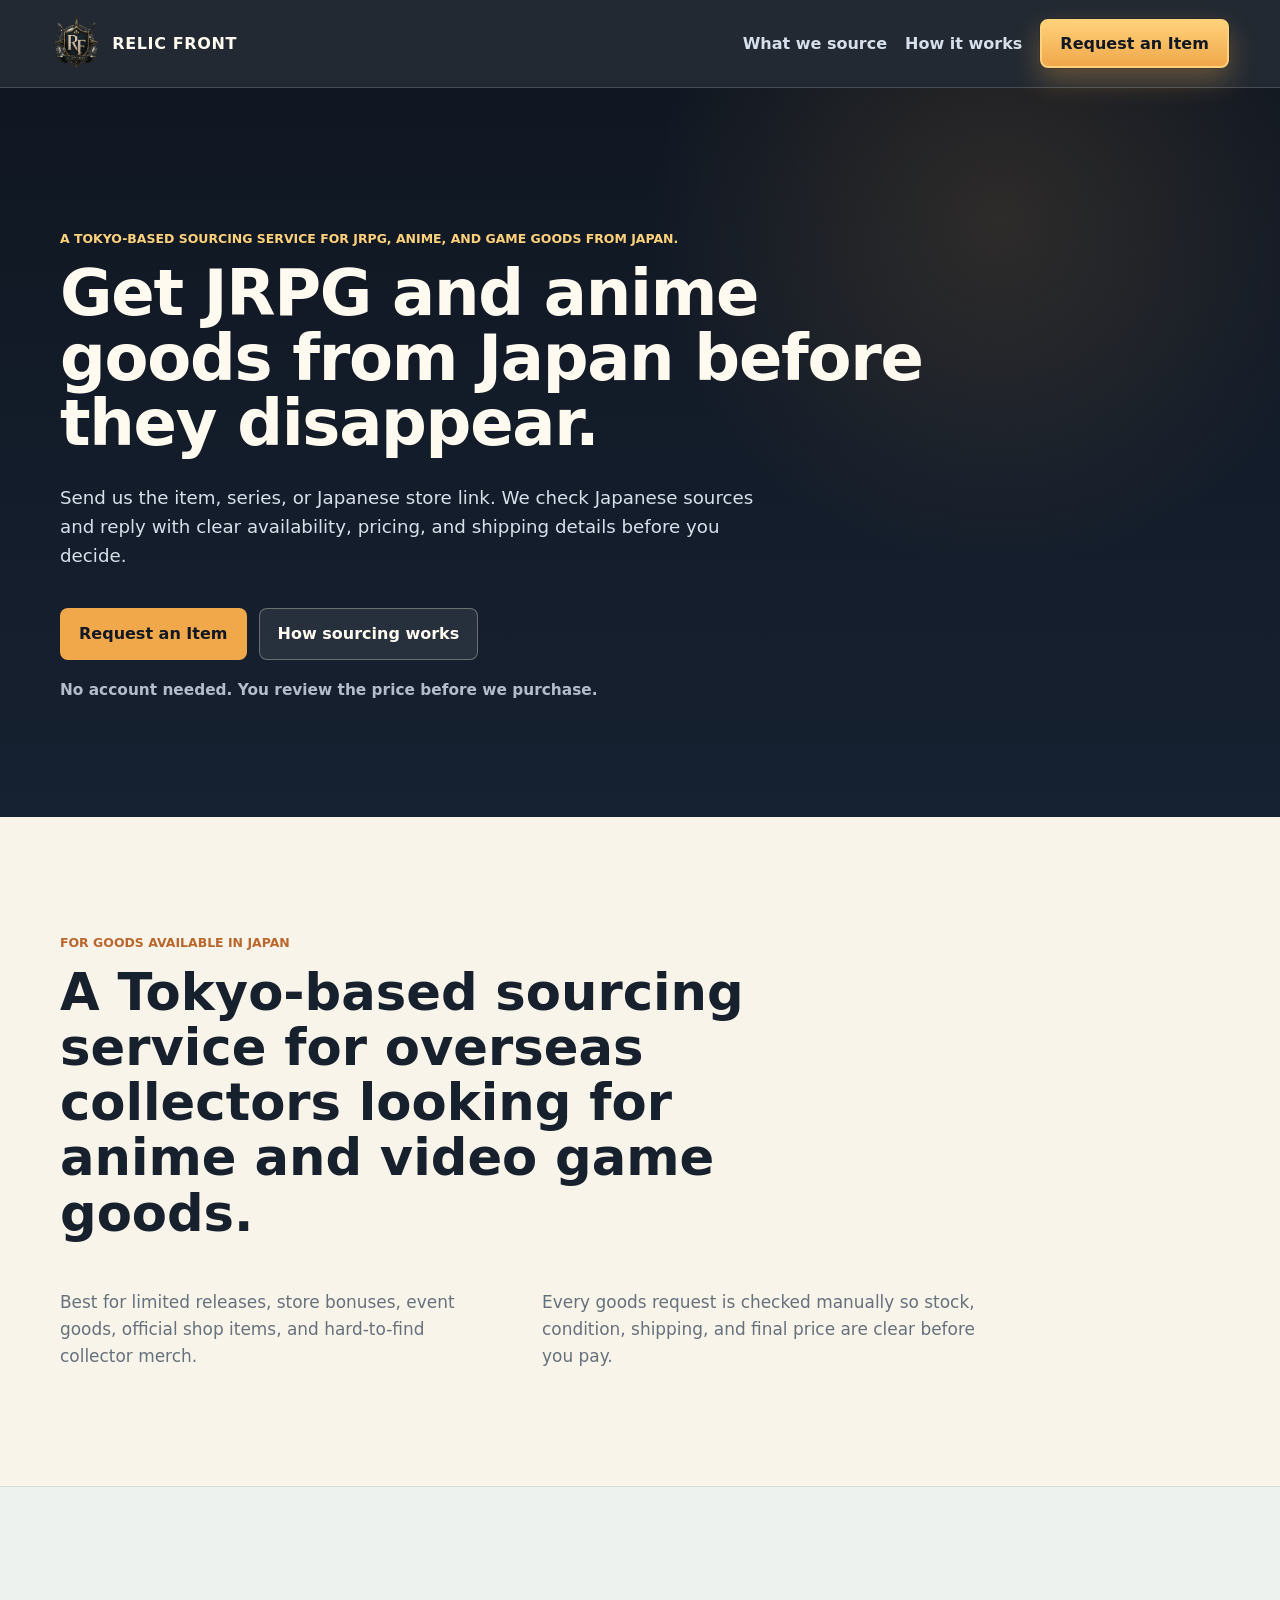
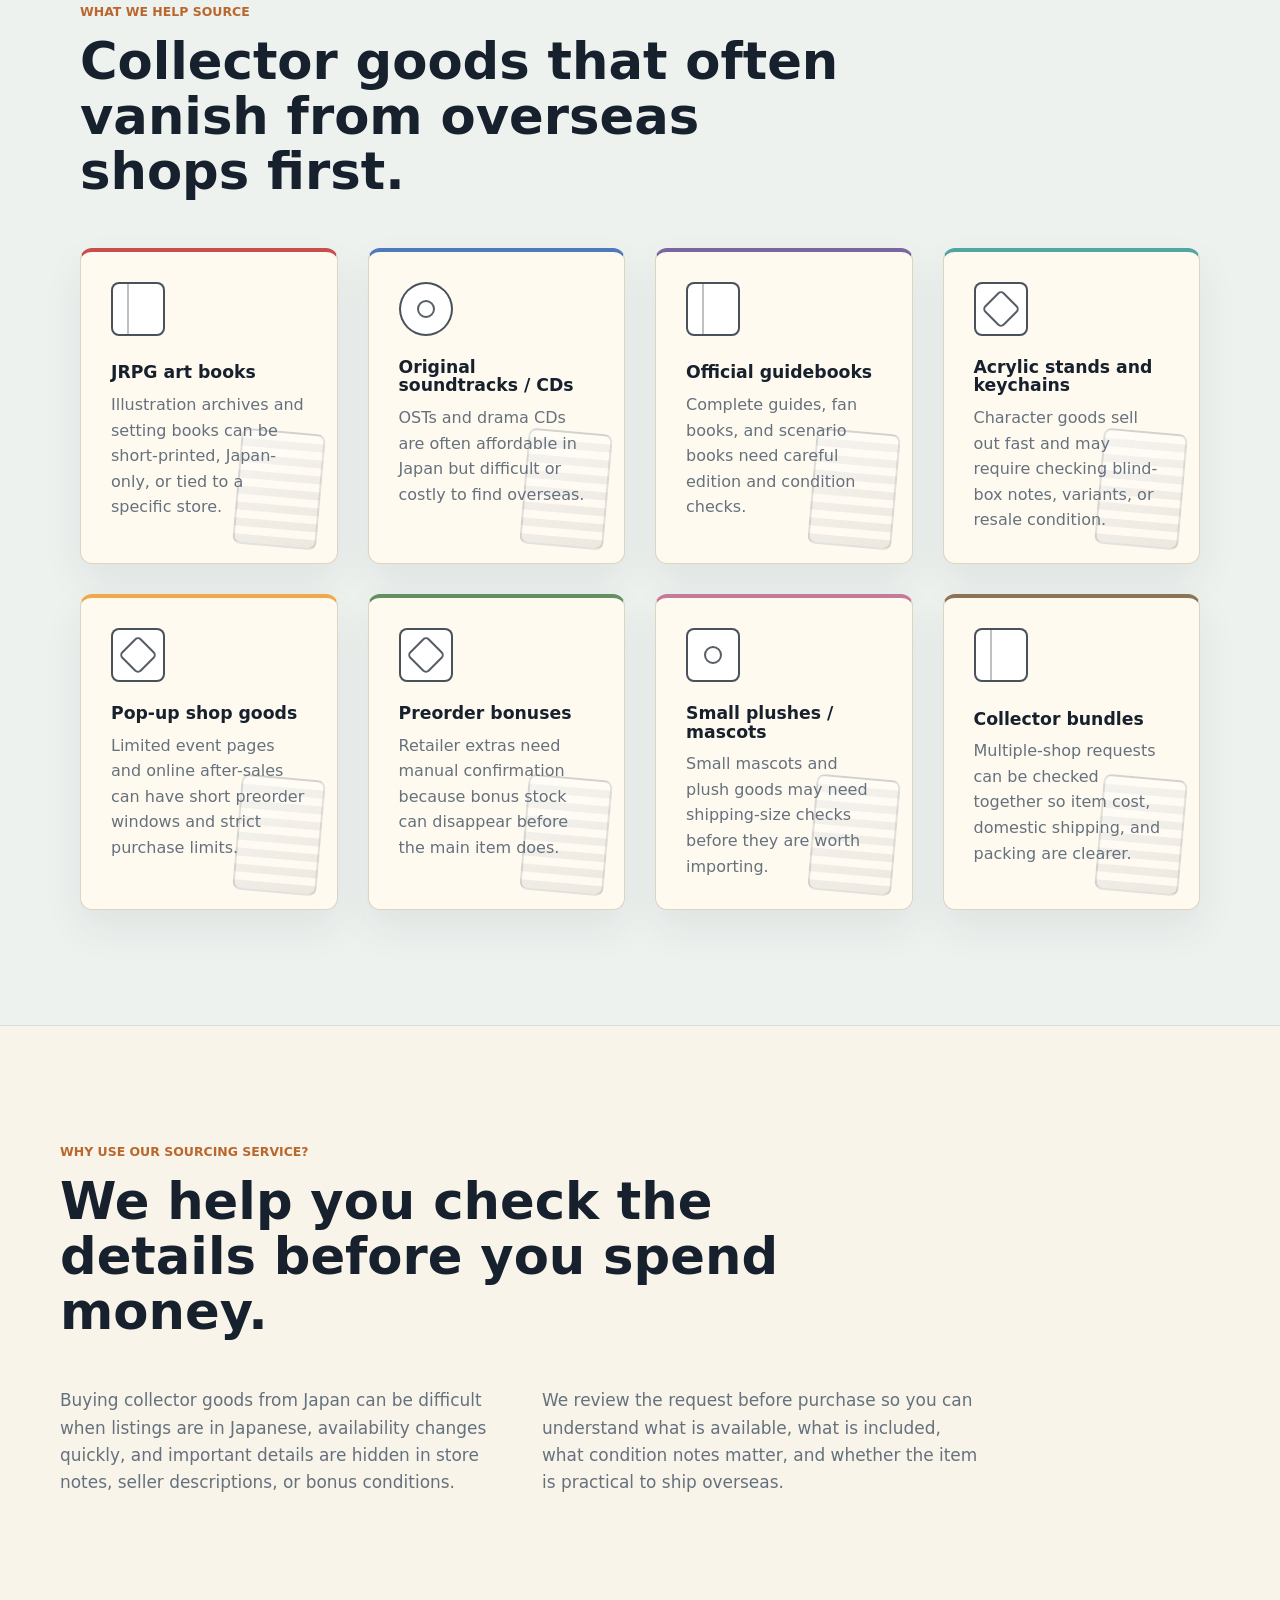
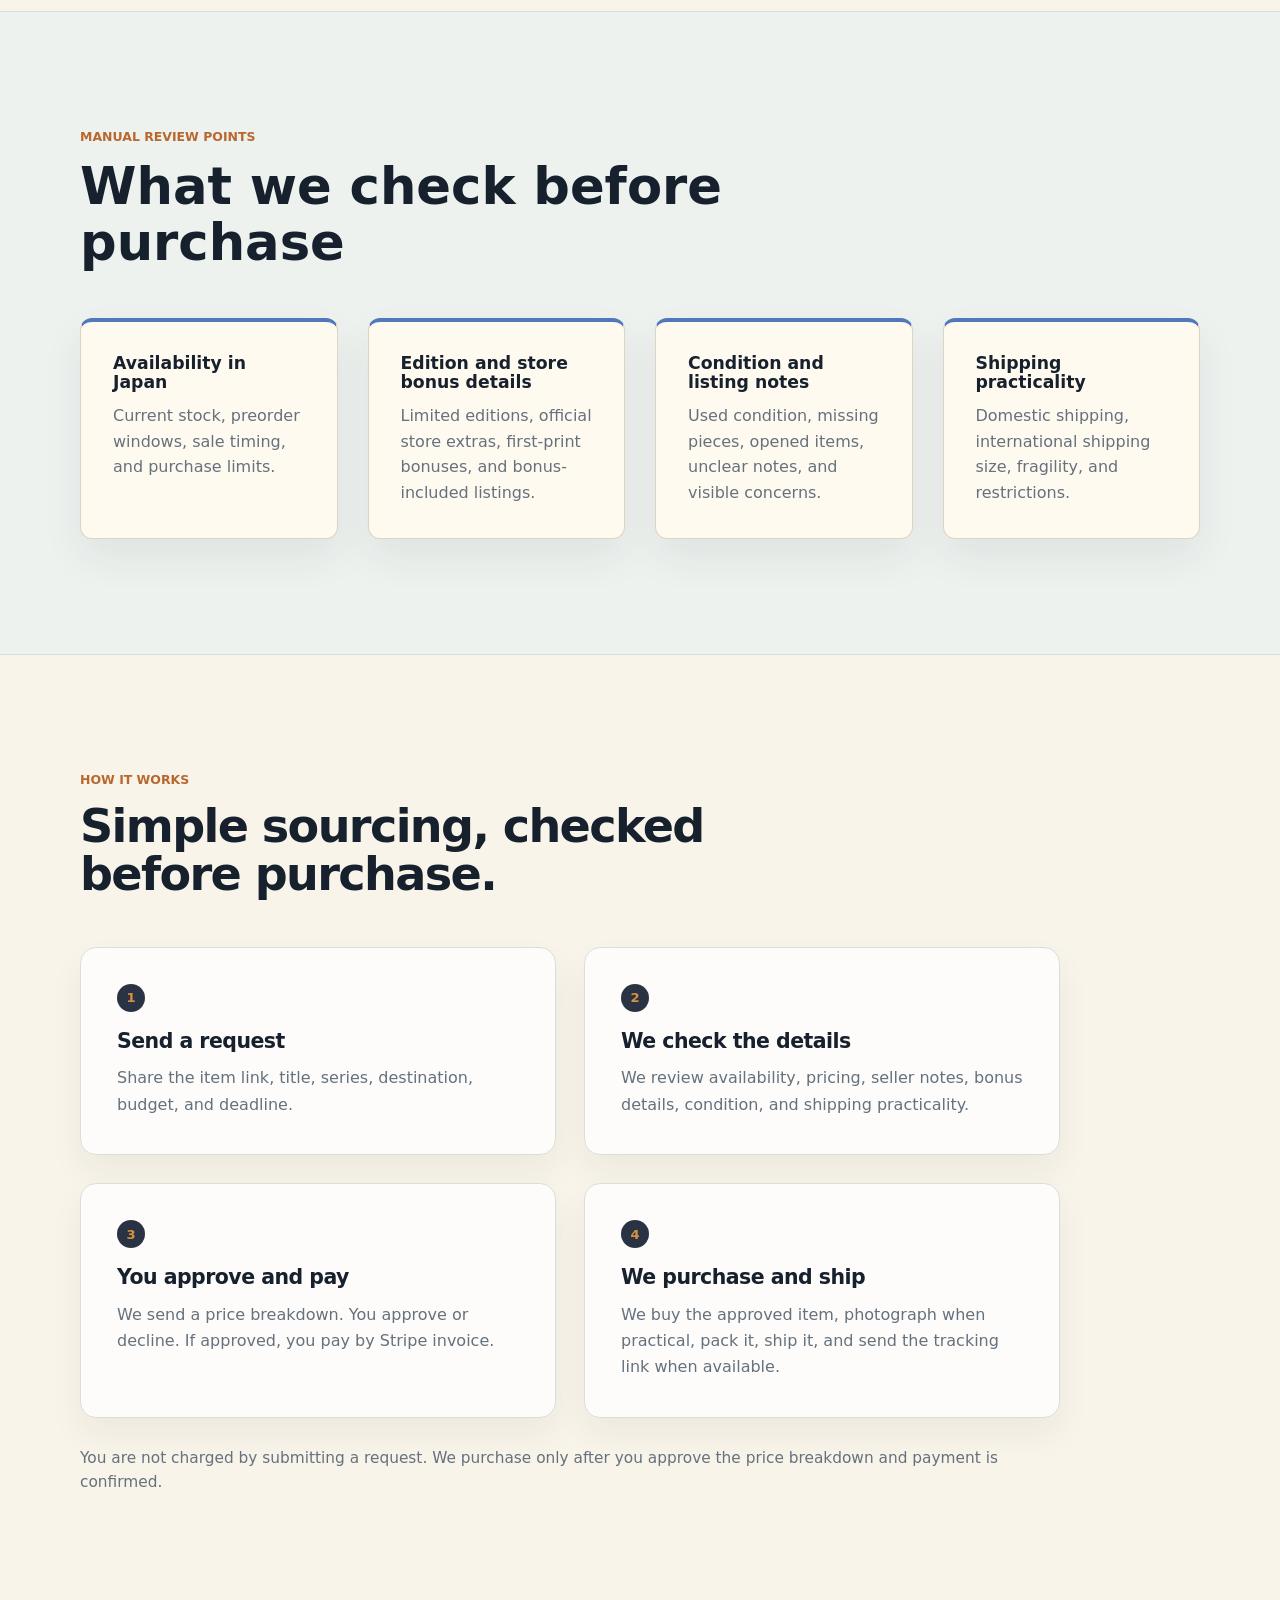
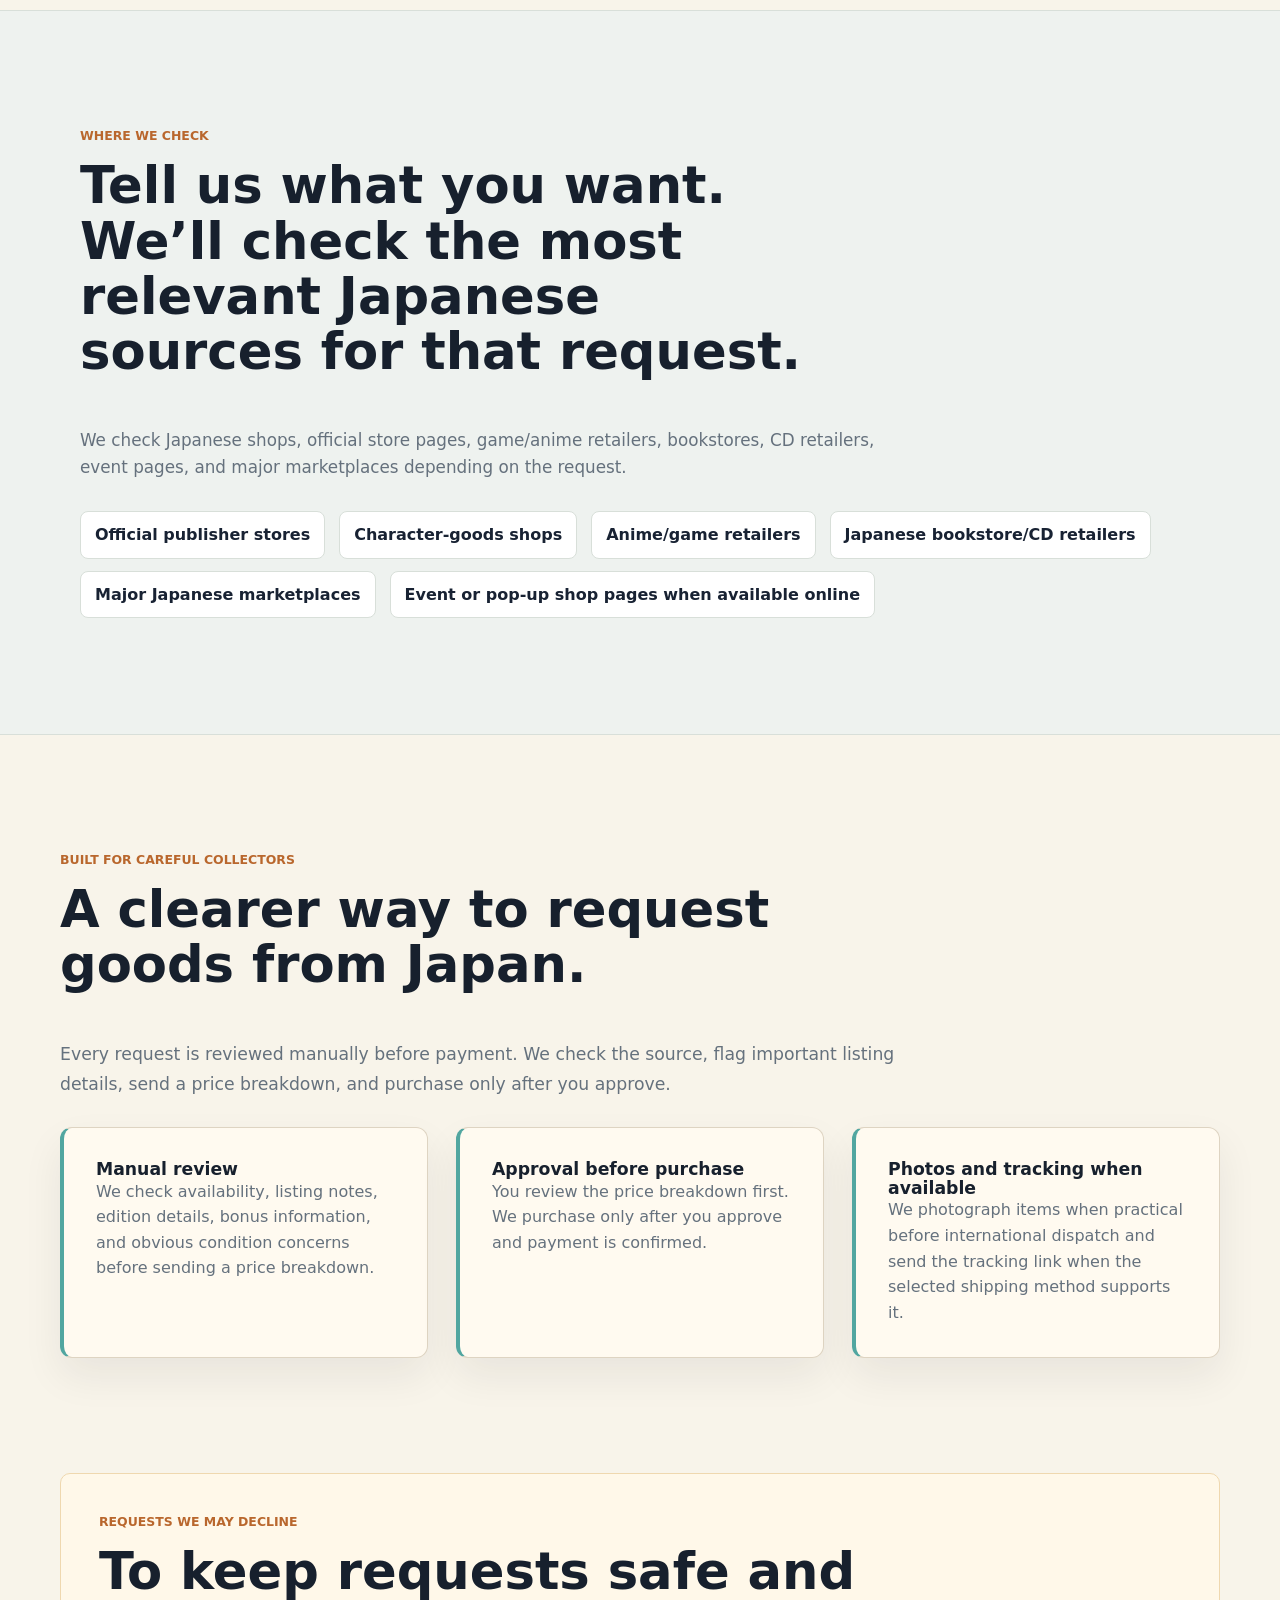
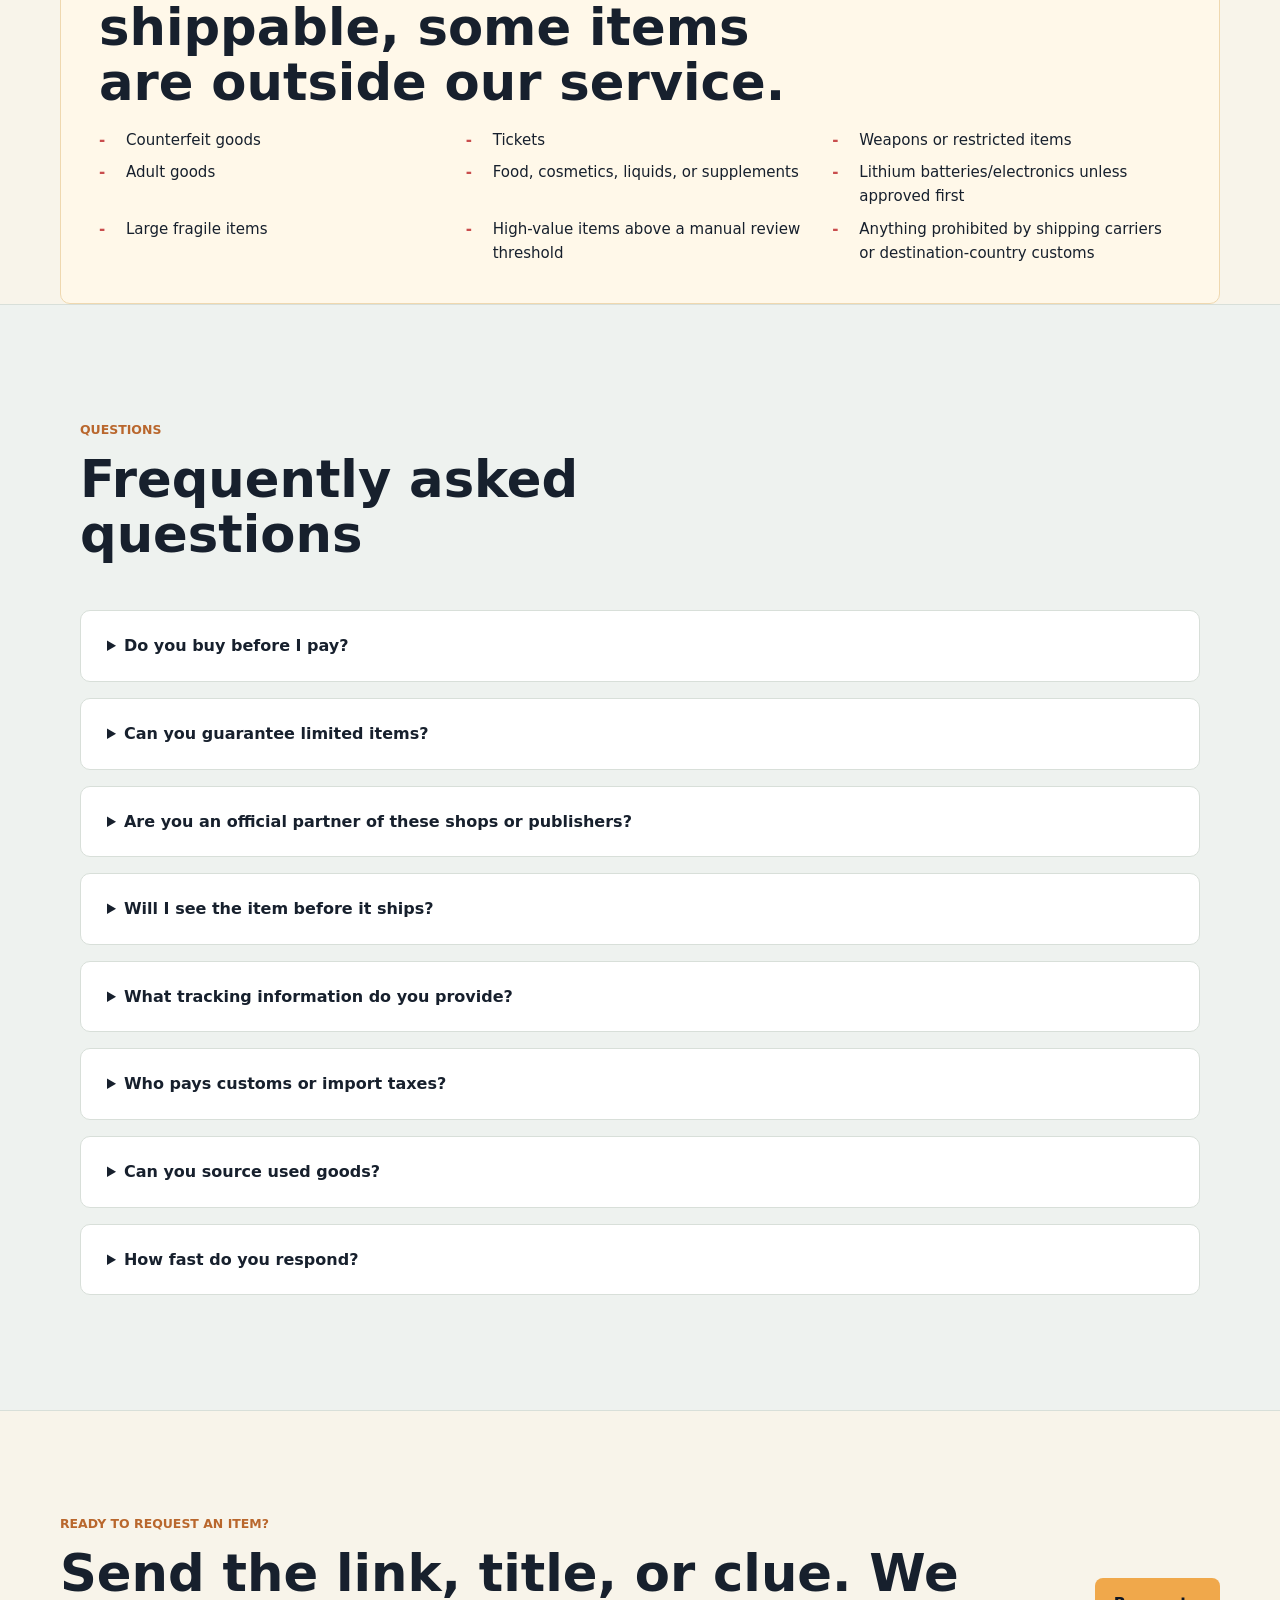
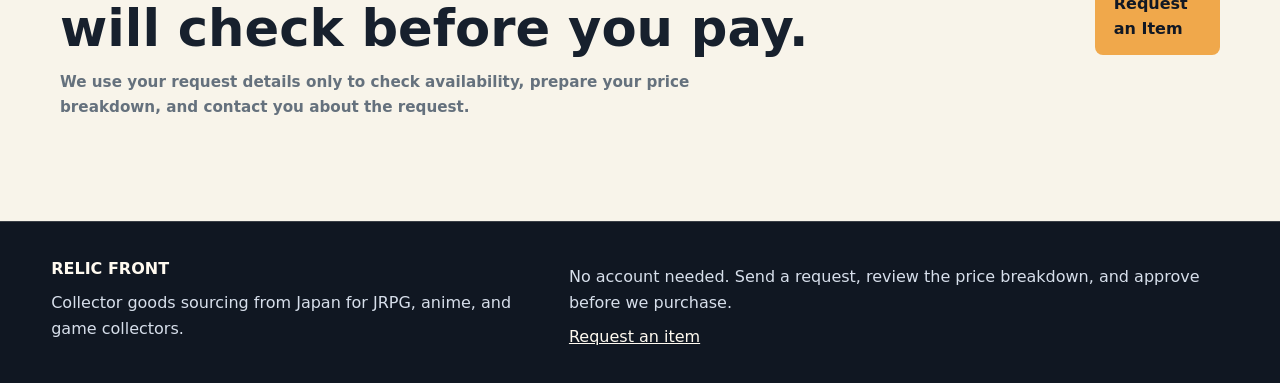
<file: index.html>
<!doctype html>
<html lang="en">
  <head>
    <meta charset="utf-8">
    <meta name="viewport" content="width=device-width, initial-scale=1">
    <meta
      name="description"
      content="Relic Front is a Tokyo-based sourcing service for JRPG, anime, and game goods from Japan. Send a goods request, receive a price breakdown, approve before purchase, and receive a tracking link when available."
    >
    <title>Relic Front | JRPG &amp; Anime Goods Sourcing from Japan</title>
    <link rel="stylesheet" href="styles.css?v=20260622-2">
  </head>
  <body>
    <header class="site-header">
      <a class="brand" href="index.html" aria-label="Relic Front home">
        <img class="brand-mark" src="assets/relic-front-emblem.png" alt="" width="955" height="1064" aria-hidden="true">
        <span>RELIC FRONT</span>
      </a>
      <nav class="site-nav" aria-label="Main navigation">
        <a href="#categories">What we source</a>
        <a href="#how-it-works">How it works</a>
        <a class="nav-cta" href="request.html">Request an Item</a>
      </nav>
    </header>

    <main>
      <section class="hero">
        <div class="hero-content">
          <p class="eyebrow">A Tokyo-based sourcing service for JRPG, anime, and game goods from Japan.</p>
          <h1>Get JRPG and anime goods from Japan before they disappear.</h1>
          <p class="hero-copy">
            Send us the item, series, or Japanese store link. We check Japanese sources and reply
            with clear availability, pricing, and shipping details before you decide.
          </p>
          <div class="hero-actions">
            <a class="button primary" href="request.html">Request an Item</a>
            <a class="button secondary" href="#how-it-works">How sourcing works</a>
          </div>
          <p class="hero-reassurance">No account needed. You review the price before we purchase.</p>
        </div>
      </section>

      <section class="section intro" id="overview">
        <div class="section-heading">
          <p class="eyebrow">For goods available in Japan</p>
          <h2>A Tokyo-based sourcing service for overseas collectors looking for anime and video game goods.</h2>
        </div>
        <div class="text-block">
          <p>
            Best for limited releases, store bonuses, event goods, official shop items, and
            hard-to-find collector merch.
          </p>
          <p>
            Every goods request is checked manually so stock, condition, shipping, and final price
            are clear before you pay.
          </p>
        </div>
      </section>

      <section class="section band" id="categories">
        <div class="section-heading">
          <p class="eyebrow">What we help source</p>
          <h2>Collector goods that often vanish from overseas shops first.</h2>
        </div>
        <div class="category-grid">
          <article class="category-card art-books">
            <span class="item-icon book-icon" aria-hidden="true"></span>
            <h3>JRPG art books</h3>
            <p>Illustration archives and setting books can be short-printed, Japan-only, or tied to a specific store.</p>
          </article>
          <article class="category-card soundtracks">
            <span class="item-icon disc-icon" aria-hidden="true"></span>
            <h3>Original soundtracks / CDs</h3>
            <p>OSTs and drama CDs are often affordable in Japan but difficult or costly to find overseas.</p>
          </article>
          <article class="category-card guidebooks">
            <span class="item-icon guide-icon" aria-hidden="true"></span>
            <h3>Official guidebooks</h3>
            <p>Complete guides, fan books, and scenario books need careful edition and condition checks.</p>
          </article>
          <article class="category-card acrylic">
            <span class="item-icon charm-icon" aria-hidden="true"></span>
            <h3>Acrylic stands and keychains</h3>
            <p>Character goods sell out fast and may require checking blind-box notes, variants, or resale condition.</p>
          </article>
          <article class="category-card popup">
            <span class="item-icon ticket-icon" aria-hidden="true"></span>
            <h3>Pop-up shop goods</h3>
            <p>Limited event pages and online after-sales can have short preorder windows and strict purchase limits.</p>
          </article>
          <article class="category-card bonuses">
            <span class="item-icon badge-icon" aria-hidden="true"></span>
            <h3>Preorder bonuses</h3>
            <p>Retailer extras need manual confirmation because bonus stock can disappear before the main item does.</p>
          </article>
          <article class="category-card plushes">
            <span class="item-icon mascot-icon" aria-hidden="true"></span>
            <h3>Small plushes / mascots</h3>
            <p>Small mascots and plush goods may need shipping-size checks before they are worth importing.</p>
          </article>
          <article class="category-card bundles">
            <span class="item-icon bundle-icon" aria-hidden="true"></span>
            <h3>Collector bundles</h3>
            <p>Multiple-shop requests can be checked together so item cost, domestic shipping, and packing are clearer.</p>
          </article>
        </div>
      </section>

      <section class="section" id="sourcing-service">
        <div class="section-heading">
          <p class="eyebrow">Why use our sourcing service?</p>
          <h2>We help you check the details before you spend money.</h2>
        </div>
        <div class="text-block">
          <p>
            Buying collector goods from Japan can be difficult when listings are in Japanese,
            availability changes quickly, and important details are hidden in store notes, seller
            descriptions, or bonus conditions.
          </p>
          <p>
            We review the request before purchase so you can understand what is available, what is
            included, what condition notes matter, and whether the item is practical to ship overseas.
          </p>
        </div>
      </section>

      <section class="section band" id="what-we-check">
        <div class="section-heading">
          <p class="eyebrow">Manual review points</p>
          <h2>What we check before purchase</h2>
        </div>
        <div class="sourcing-grid">
          <article>
            <h3>Availability in Japan</h3>
            <p>Current stock, preorder windows, sale timing, and purchase limits.</p>
          </article>
          <article>
            <h3>Edition and store bonus details</h3>
            <p>Limited editions, official store extras, first-print bonuses, and bonus-included listings.</p>
          </article>
          <article>
            <h3>Condition and listing notes</h3>
            <p>Used condition, missing pieces, opened items, unclear notes, and visible concerns.</p>
          </article>
          <article>
            <h3>Shipping practicality</h3>
            <p>Domestic shipping, international shipping size, fragility, and restrictions.</p>
          </article>
        </div>
      </section>

      <section class="section" id="how-it-works">
        <div class="section-heading">
          <p class="eyebrow">How it works</p>
          <h2>Simple sourcing, checked before purchase.</h2>
        </div>

        <div class="process-grid" role="list" aria-label="How the sourcing process works">
          <article class="process-card" role="listitem">
            <span class="step-number" aria-hidden="true">1</span>
            <h3>Send a request</h3>
            <p>Share the item link, title, series, destination, budget, and deadline.</p>
          </article>

          <article class="process-card" role="listitem">
            <span class="step-number" aria-hidden="true">2</span>
            <h3>We check the details</h3>
            <p>We review availability, pricing, seller notes, bonus details, condition, and shipping practicality.</p>
          </article>

          <article class="process-card" role="listitem">
            <span class="step-number" aria-hidden="true">3</span>
            <h3>You approve and pay</h3>
            <p>We send a price breakdown. You approve or decline. If approved, you pay by Stripe invoice.</p>
          </article>

          <article class="process-card" role="listitem">
            <span class="step-number" aria-hidden="true">4</span>
            <h3>We purchase and ship</h3>
            <p>We buy the approved item, photograph when practical, pack it, ship it, and send the tracking link when available.</p>
          </article>
        </div>

        <p class="process-note">
          You are not charged by submitting a request. We purchase only after you approve the price breakdown and payment is confirmed.
        </p>
      </section>

      <section class="section band" id="where-we-check">
        <div class="section-heading">
          <p class="eyebrow">Where we check</p>
          <h2>Tell us what you want. We&rsquo;ll check the most relevant Japanese sources for that request.</h2>
        </div>
        <p class="source-note">
          We check Japanese shops, official store pages, game/anime retailers, bookstores, CD
          retailers, event pages, and major marketplaces depending on the request.
        </p>
        <div class="source-list" aria-label="Text-only source examples">
          <span>Official publisher stores</span>
          <span>Character-goods shops</span>
          <span>Anime/game retailers</span>
          <span>Japanese bookstore/CD retailers</span>
          <span>Major Japanese marketplaces</span>
          <span>Event or pop-up shop pages when available online</span>
        </div>
      </section>

      <section class="section" id="trust">
        <div class="section-heading">
          <p class="eyebrow">Built for careful collectors</p>
          <h2>A clearer way to request goods from Japan.</h2>
        </div>
        <div class="trust-feature">
          <p>
            Every request is reviewed manually before payment. We check the source, flag important
            listing details, send a price breakdown, and purchase only after you approve.
          </p>
        </div>
        <div class="trust-grid compact-trust-grid">
          <article>
            <h3>Manual review</h3>
            <p>We check availability, listing notes, edition details, bonus information, and obvious condition concerns before sending a price breakdown.</p>
          </article>

          <article>
            <h3>Approval before purchase</h3>
            <p>You review the price breakdown first. We purchase only after you approve and payment is confirmed.</p>
          </article>

          <article>
            <h3>Photos and tracking when available</h3>
            <p>We photograph items when practical before international dispatch and send the tracking link when the selected shipping method supports it.</p>
          </article>
        </div>
      </section>

      <section class="section risk-section" id="not-source">
        <div class="section-heading compact">
          <p class="eyebrow">Requests we may decline</p>
          <h2>To keep requests safe and shippable, some items are outside our service.</h2>
        </div>
        <ul class="x-list">
          <li>Counterfeit goods</li>
          <li>Tickets</li>
          <li>Weapons or restricted items</li>
          <li>Adult goods</li>
          <li>Food, cosmetics, liquids, or supplements</li>
          <li>Lithium batteries/electronics unless approved first</li>
          <li>Large fragile items</li>
          <li>High-value items above a manual review threshold</li>
          <li>Anything prohibited by shipping carriers or destination-country customs</li>
        </ul>
      </section>

      <section class="section band" id="faq">
        <div class="section-heading">
          <p class="eyebrow">Questions</p>
          <h2>Frequently asked questions</h2>
        </div>
        <div class="faq-list">
          <details>
            <summary>Do you buy before I pay?</summary>
            <p>No. You approve before we buy. We purchase only after you approve the price breakdown and pay the Stripe invoice.</p>
          </details>
          <details>
            <summary>Can you guarantee limited items?</summary>
            <p>No. Availability and pricing can change quickly. We prepare the price breakdown based on availability at the time we check.</p>
          </details>
          <details>
            <summary>Are you an official partner of these shops or publishers?</summary>
            <p>No. We are an independent Tokyo-based sourcing service.</p>
          </details>
          <details>
            <summary>Will I see the item before it ships?</summary>
            <p>When practical, yes. We send photos before international dispatch.</p>
          </details>
          <details>
            <summary>What tracking information do you provide?</summary>
            <p>After dispatch, we send the carrier name, tracking number, and tracking link when the selected shipping method supports tracking. Delivery timing, customs processing, and local carrier handling depend on the destination country and carrier.</p>
          </details>
          <details>
            <summary>Who pays customs or import taxes?</summary>
            <p>Destination-country import duties, customs clearance fees, VAT/GST, tariffs, and local taxes are not included unless explicitly stated. If charged, they are the buyer&rsquo;s responsibility and may be collected by the carrier or local customs authority before or after delivery.</p>
          </details>
          <details>
            <summary>Can you source used goods?</summary>
            <p>New and official goods from Japan are preferred. Used goods may require extra review and may not always be available.</p>
          </details>
          <details>
            <summary>How fast do you respond?</summary>
            <p>Usually within 24-48 hours on business days.</p>
          </details>
        </div>
      </section>

      <section class="cta-section">
        <div>
          <p class="eyebrow">Ready to request an item?</p>
          <h2>Send the link, title, or clue. We will check before you pay.</h2>
          <p class="privacy-note">
            We use your request details only to check availability, prepare your price breakdown, and contact
            you about the request.
          </p>
        </div>
        <a class="button primary" href="request.html">Request an Item</a>
      </section>
    </main>

    <footer class="site-footer">
      <div>
        <strong>RELIC FRONT</strong>
        <p>Collector goods sourcing from Japan for JRPG, anime, and game collectors.</p>
      </div>
      <div>
        <p>No account needed. Send a request, review the price breakdown, and approve before we purchase.</p>
        <p><a href="request.html">Request an item</a></p>
      </div>
    </footer>
  </body>
</html>
</file>
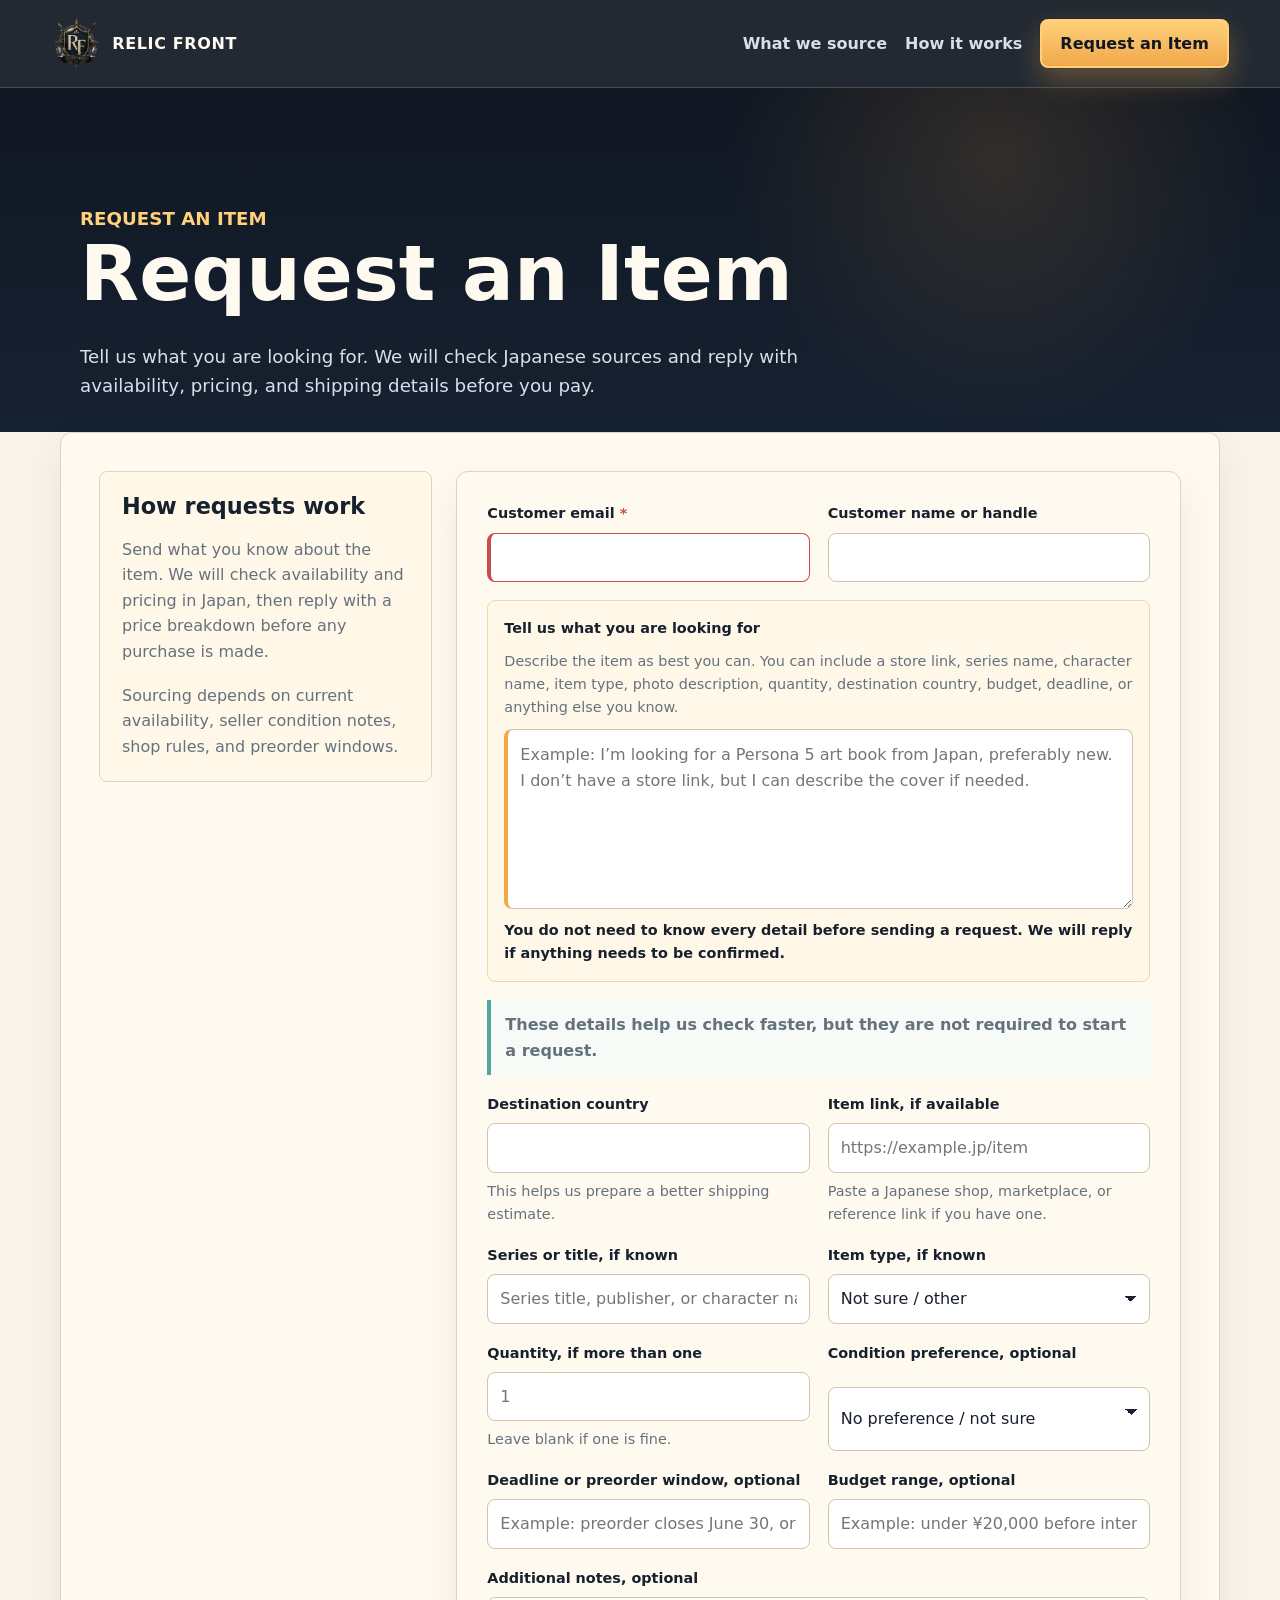
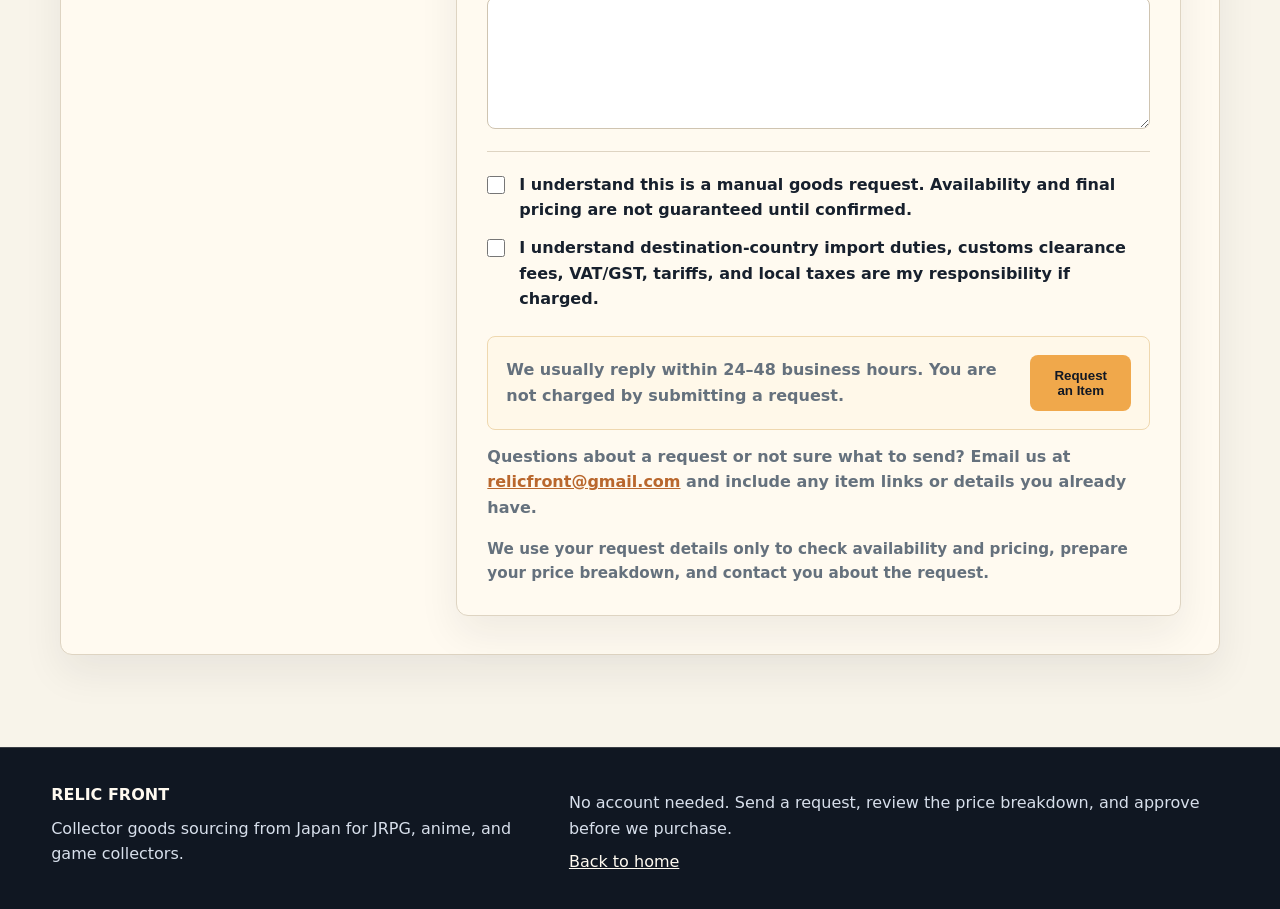
<file: request.html>
<!doctype html>
<html lang="en">
  <head>
    <meta charset="utf-8">
    <meta name="viewport" content="width=device-width, initial-scale=1">
    <meta
      name="description"
      content="Send a goods request for items from Japan. We check Japanese sources and reply with availability, pricing, and shipping details before you pay."
    >
    <title>Request an Item | JRPG &amp; Anime Goods from Japan</title>
    <link rel="stylesheet" href="styles.css?v=20260622-2">
  </head>
  <body>
    <header class="site-header">
      <a class="brand" href="index.html" aria-label="Relic Front home">
        <img class="brand-mark" src="assets/relic-front-emblem.png" alt="" width="955" height="1064" aria-hidden="true">
        <span>RELIC FRONT</span>
      </a>
      <nav class="site-nav" aria-label="Main navigation">
        <a href="index.html#categories">What we source</a>
        <a href="index.html#how-it-works">How it works</a>
        <a class="nav-cta" href="request.html">Request an Item</a>
      </nav>
    </header>

    <main>
      <section class="page-title">
        <p class="eyebrow">Request an Item</p>
        <h1>Request an Item</h1>
        <p>
          Tell us what you are looking for. We will check Japanese sources and reply with
          availability, pricing, and shipping details before you pay.
        </p>
      </section>

      <section class="form-shell" id="quote-form">
        <div class="request-layout">
          <aside class="request-guidance" aria-labelledby="request-process">
            <h2 id="request-process">How requests work</h2>
            <p>
              Send what you know about the item. We will check availability and pricing in
              Japan, then reply with a price breakdown before any purchase is made.
            </p>
            <p>
              Sourcing depends on current availability, seller condition notes, shop rules,
              and preorder windows.
            </p>
          </aside>

          <form
            class="quote-form"
            id="quote-request-form"
            action="https://formspree.io/f/mnjyrnjg"
            method="POST"
          >
            <input type="hidden" name="_subject" value="New Japan Goods Request">
            <div class="form-status" id="quote-form-status" role="status" aria-live="polite" hidden></div>

            <!-- Anti-spam honeypot: real customers should leave this field empty. -->
            <div class="honeypot" aria-hidden="true">
              <label for="website">Website</label>
              <input id="website" name="website" type="text" tabindex="-1" autocomplete="off">
            </div>

            <div class="form-grid">
              <div class="form-field">
                <label for="customer_email">Customer email <span aria-hidden="true">*</span></label>
                <input id="customer_email" name="customer_email" type="email" autocomplete="email" required>
              </div>

              <div class="form-field">
                <label for="customer_name">Customer name or handle</label>
                <input id="customer_name" name="customer_name" type="text" autocomplete="name">
              </div>

              <div class="form-field full primary-request-field">
                <label for="item_description">Tell us what you are looking for</label>
                <p class="helper-text">
                  Describe the item as best you can. You can include a store link, series name,
                  character name, item type, photo description, quantity, destination country,
                  budget, deadline, or anything else you know.
                </p>
                <textarea
                  id="item_description"
                  name="item_description"
                  rows="6"
                  placeholder="Example: I&rsquo;m looking for a Persona 5 art book from Japan, preferably new. I don&rsquo;t have a store link, but I can describe the cover if needed."
                  required
                ></textarea>
                <p class="helper-text reassurance-text">
                  You do not need to know every detail before sending a request. We will reply if
                  anything needs to be confirmed.
                </p>
              </div>

              <div class="optional-detail-note full">
                These details help us check faster, but they are not required to start a request.
              </div>

              <div class="form-field">
                <label for="destination_country">Destination country</label>
                <input id="destination_country" name="destination_country" type="text" autocomplete="country-name">
                <p class="helper-text">This helps us prepare a better shipping estimate.</p>
              </div>

              <div class="form-field">
                <label for="item_link">Item link, if available</label>
                <input id="item_link" name="item_link" type="url" placeholder="https://example.jp/item">
                <p class="helper-text">Paste a Japanese shop, marketplace, or reference link if you have one.</p>
              </div>

              <div class="form-field">
                <label for="series_title">Series or title, if known</label>
                <input
                  id="series_title"
                  name="series_title"
                  type="text"
                  placeholder="Series title, publisher, or character name if relevant"
                >
              </div>

              <div class="form-field">
                <label for="item_category">Item type, if known</label>
                <select id="item_category" name="item_category">
                  <option value="">Not sure / other</option>
                  <option value="Art book">Art book</option>
                  <option value="Soundtrack / CD">Soundtrack / CD</option>
                  <option value="Official guidebook">Official guidebook</option>
                  <option value="Acrylic goods">Acrylic goods</option>
                  <option value="Keychain / badge / clear file">Keychain / badge / clear file</option>
                  <option value="Plush / mascot">Plush / mascot</option>
                  <option value="Pop-up shop goods">Pop-up shop goods</option>
                  <option value="Preorder bonus">Preorder bonus</option>
                  <option value="Collector bundle">Collector bundle</option>
                  <option value="Other">Other</option>
                </select>
              </div>

              <div class="form-field">
                <label for="quantity">Quantity, if more than one</label>
                <input id="quantity" name="quantity" type="number" min="1" step="1" placeholder="1">
                <p class="helper-text">Leave blank if one is fine.</p>
              </div>

              <div class="form-field">
                <label for="condition_preference">Condition preference, optional</label>
                <select id="condition_preference" name="condition_preference">
                  <option value="">No preference / not sure</option>
                  <option value="New only">New only</option>
                  <option value="Used okay if condition is good">Used okay if condition is good</option>
                  <option value="Please ask me first">Please ask me first</option>
                </select>
              </div>

              <div class="form-field">
                <label for="deadline">Deadline or preorder window, optional</label>
                <input
                  id="deadline"
                  name="deadline"
                  type="text"
                  placeholder="Example: preorder closes June 30, or no deadline"
                >
              </div>

              <div class="form-field">
                <label for="budget_range">Budget range, optional</label>
                <input
                  id="budget_range"
                  name="budget_range"
                  type="text"
                  placeholder="Example: under &yen;20,000 before international shipping"
                >
              </div>

              <div class="form-field full">
                <label for="extra_notes">Additional notes, optional</label>
                <textarea id="extra_notes" name="extra_notes" rows="4"></textarea>
              </div>
            </div>

            <div class="acknowledgements">
              <label class="checkbox-field" for="manual_quote_acknowledgement">
                <input
                  id="manual_quote_acknowledgement"
                  name="manual_quote_acknowledgement"
                  type="checkbox"
                  value="acknowledged"
                >
                <span>I understand this is a manual goods request. Availability and final pricing are not guaranteed until confirmed.</span>
              </label>

              <label class="checkbox-field" for="customs_acknowledgement">
                <input
                  id="customs_acknowledgement"
                  name="customs_acknowledgement"
                  type="checkbox"
                  value="acknowledged"
                >
                <span>I understand destination-country import duties, customs clearance fees, VAT/GST, tariffs, and local taxes are my responsibility if charged.</span>
              </label>
            </div>

            <div class="submit-row">
              <p>We usually reply within 24&ndash;48 business hours. You are not charged by submitting a request.</p>
              <button class="button primary" type="submit">Request an Item</button>
            </div>
            <p class="support-note">
              Questions about a request or not sure what to send? Email us at
              <a href="mailto:relicfront@gmail.com">relicfront@gmail.com</a> and include any
              item links or details you already have.
            </p>
            <p class="privacy-note">
              We use your request details only to check availability and pricing, prepare your price
              breakdown, and contact you about the request.
            </p>
          </form>

          <section
            class="request-success-panel"
            id="quote-success-panel"
            aria-labelledby="quote-success-title"
            tabindex="-1"
            hidden
          >
            <p class="eyebrow">Goods request sent</p>
            <h2 id="quote-success-title">Request received</h2>
            <p>
              Your request was received. We usually reply within 24&ndash;48 business hours after
              checking availability and pricing in Japan.
            </p>
            <div class="success-actions">
              <a class="button primary" href="index.html">Return to homepage</a>
              <a class="secondary-link" href="request.html">Send another request</a>
            </div>
          </section>
        </div>
      </section>
    </main>

    <footer class="site-footer">
      <div>
        <strong>RELIC FRONT</strong>
        <p>Collector goods sourcing from Japan for JRPG, anime, and game collectors.</p>
      </div>
      <div>
        <p>No account needed. Send a request, review the price breakdown, and approve before we purchase.</p>
        <p><a href="index.html">Back to home</a></p>
      </div>
    </footer>
    <script>
      const quoteForm = document.getElementById("quote-request-form");
      const quoteFormStatus = document.getElementById("quote-form-status");
      const quoteSuccessPanel = document.getElementById("quote-success-panel");

      if (quoteForm && quoteFormStatus && quoteSuccessPanel) {
        const submitButton = quoteForm.querySelector('button[type="submit"]');
        const originalButtonText = submitButton ? submitButton.textContent : "";

        quoteForm.addEventListener("submit", async (event) => {
          event.preventDefault();

          if (!submitButton) {
            return;
          }

          quoteFormStatus.hidden = false;
          quoteFormStatus.className = "form-status loading";
          quoteFormStatus.textContent = "Sending request...";
          submitButton.disabled = true;
          submitButton.textContent = "Sending request...";

          try {
            const response = await fetch(quoteForm.action, {
              method: "POST",
              body: new FormData(quoteForm),
              headers: {
                Accept: "application/json",
              },
            });

            if (!response.ok) {
              throw new Error("Form submission failed.");
            }

            quoteForm.reset();
            quoteForm.classList.add("is-submitted");
            quoteForm.hidden = true;
            quoteFormStatus.hidden = true;
            quoteSuccessPanel.hidden = false;
            quoteSuccessPanel.focus({ preventScroll: true });
            quoteSuccessPanel.scrollIntoView({ behavior: "smooth", block: "start" });
          } catch (error) {
            quoteFormStatus.hidden = false;
            quoteFormStatus.className = "form-status error";
            quoteFormStatus.textContent =
              "We could not send your request. Please check your connection and try again, or email us using the contact note below.";
            submitButton.disabled = false;
            submitButton.textContent = originalButtonText;
          }
        });
      }
    </script>
  </body>
</html>
</file>
<file: styles.css>
:root {
  --bg: #101722;
  --bg-soft: #182233;
  --surface: #f8f4ea;
  --surface-strong: #fffaf0;
  --ink: #17202d;
  --muted: #65717d;
  --line: rgba(248, 244, 234, 0.18);
  --paper-line: #ded4c2;
  --accent: #f0a84b;
  --accent-dark: #b9672d;
  --red: #c94d4d;
  --teal: #51a6a0;
  --blue: #5078bd;
  --green: #638f62;
  --violet: #7b679f;
  --shadow: 0 22px 60px rgba(0, 0, 0, 0.22);
}

* {
  box-sizing: border-box;
}

html {
  scroll-behavior: smooth;
}

body {
  margin: 0;
  background: var(--surface);
  color: var(--ink);
  font-family:
    Inter, ui-sans-serif, system-ui, -apple-system, BlinkMacSystemFont, "Segoe UI", sans-serif;
  line-height: 1.6;
}

a {
  color: inherit;
}

h1,
h2,
h3,
p {
  overflow-wrap: anywhere;
}

h1,
h2,
h3 {
  margin: 0;
  line-height: 1.08;
}

h1 {
  max-width: 970px;
  font-size: clamp(2.4rem, 5vw, 4.8rem);
  line-height: 1.02;
  letter-spacing: -0.02em;
}

h2 {
  font-size: clamp(2rem, 4vw, 3.4rem);
}

h3 {
  font-size: 1.08rem;
}

/* Header */
.site-header {
  position: sticky;
  top: 0;
  z-index: 10;
  display: flex;
  align-items: center;
  justify-content: space-between;
  gap: 24px;
  padding: 16px clamp(18px, 4vw, 56px);
  background: rgba(16, 23, 34, 0.92);
  border-bottom: 1px solid var(--line);
  color: #fffaf0;
  backdrop-filter: blur(14px);
}

.brand {
  display: inline-flex;
  align-items: center;
  gap: 10px;
  letter-spacing: 0.04em;
  font-weight: 900;
  text-decoration: none;
}

.brand-mark {
  display: block;
  width: 51px;
  height: 55px;
  object-fit: contain;
}

.site-nav {
  display: flex;
  flex-wrap: wrap;
  align-items: center;
  justify-content: flex-end;
  gap: 18px;
  color: #d7dfeb;
  font-size: 1rem;
  font-weight: 800;
}

.site-nav a {
  padding: 8px 0;
  text-decoration: none;
}

.site-nav a:hover,
.site-footer a:hover {
  color: var(--accent);
}

.site-nav .nav-cta {
  min-height: 44px;
  padding: 10px 18px;
  border: 2px solid #ffd17a;
  border-radius: 8px;
  background: linear-gradient(180deg, #ffd17a 0%, var(--accent) 100%);
  color: #111824;
  font-weight: 900;
  white-space: nowrap;
  box-shadow:
    0 0 0 1px rgba(17, 24, 36, 0.18),
    0 12px 28px rgba(240, 168, 75, 0.32);
}

.site-nav .nav-cta:hover {
  background: #ffe0a0;
  color: #111824;
  transform: translateY(-1px);
}

/* Shared layout */
.hero,
.section,
.cta-section,
.page-title,
.form-shell {
  width: min(1160px, calc(100% - 40px));
  margin: 0 auto;
}

.section {
  padding-block: clamp(72px, 9vw, 120px);
}

.band {
  width: 100%;
  max-width: none;
  padding-right: max(18px, calc((100vw - 1120px) / 2));
  padding-left: max(18px, calc((100vw - 1120px) / 2));
  background: #eef2ef;
  border-top: 1px solid #d8dfd9;
  border-bottom: 1px solid #d8dfd9;
}

.section-heading {
  max-width: 760px;
  margin-bottom: clamp(32px, 4vw, 48px);
}

.section-heading.compact {
  margin-bottom: 18px;
}

.eyebrow,
.tag {
  margin: 0 0 12px;
  color: var(--accent-dark);
  font-size: 0.78rem;
  font-weight: 900;
  letter-spacing: 0;
  text-transform: uppercase;
}

.button {
  display: inline-flex;
  align-items: center;
  justify-content: center;
  min-height: 48px;
  padding: 12px 18px;
  border: 1px solid transparent;
  border-radius: 8px;
  font-weight: 900;
  text-decoration: none;
  cursor: pointer;
}

.button.primary {
  background: var(--accent);
  color: #111824;
}

.button:disabled {
  opacity: 0.68;
  cursor: wait;
}

.button.primary:hover {
  background: #ffd17a;
}

.button.secondary {
  border-color: rgba(248, 244, 234, 0.32);
  background: rgba(248, 244, 234, 0.08);
  color: #fffaf0;
}

.fine-print {
  margin: 18px 0 0;
  color: var(--muted);
  font-size: 0.95rem;
}

/* Hero */
.hero {
  width: 100%;
  max-width: none;
  min-height: 72vh;
  padding: clamp(96px, 11vw, 160px) max(20px, calc((100vw - 1160px) / 2)) clamp(86px, 9vw, 132px);
  background:
    radial-gradient(circle at 78% 18%, rgba(240, 168, 75, 0.13), transparent 30%),
    linear-gradient(180deg, #101722 0%, #162131 100%);
  color: #fffaf0;
}

.hero-content {
  max-width: 920px;
}

.hero .eyebrow {
  color: #ffd17a;
}

.hero-copy,
.page-title p {
  max-width: 720px;
  margin: 26px 0 0;
  color: #d7dfeb;
  font-size: 1.14rem;
}

.hero-actions {
  display: flex;
  flex-wrap: wrap;
  gap: 12px;
  margin-top: 38px;
}

.hero-reassurance {
  max-width: 560px;
  margin: 18px 0 0;
  color: rgba(215, 223, 235, 0.82);
  font-size: 0.96rem;
  font-weight: 700;
}

/* Content grids */
.text-block {
  display: grid;
  grid-template-columns: repeat(2, minmax(0, 1fr));
  gap: clamp(28px, 4vw, 44px);
  max-width: 920px;
  color: var(--muted);
  font-size: 1.06rem;
}

.text-block p,
.category-card p,
.sourcing-grid p,
.trust-grid p,
.source-note,
.site-footer p,
.request-guidance p,
.request-panel p {
  margin: 0;
  color: var(--muted);
}

.category-grid {
  display: grid;
  grid-template-columns: repeat(4, minmax(0, 1fr));
  gap: clamp(20px, 3vw, 30px);
}

.category-card,
.sourcing-grid article,
.trust-grid article,
.form-shell,
.quote-form,
.request-panel {
  border: 1px solid var(--paper-line);
  border-radius: 12px;
  background: var(--surface-strong);
  box-shadow: 0 18px 40px rgba(28, 32, 38, 0.07);
}

.category-card {
  position: relative;
  min-height: 260px;
  padding: clamp(24px, 3vw, 30px);
  overflow: hidden;
}

.category-card::after {
  content: "";
  position: absolute;
  right: 16px;
  bottom: 16px;
  width: 80px;
  height: 112px;
  border: 2px solid rgba(23, 32, 45, 0.12);
  border-radius: 8px;
  background:
    linear-gradient(145deg, rgba(255, 255, 255, 0.5), transparent),
    repeating-linear-gradient(0deg, rgba(23, 32, 45, 0.08) 0 8px, transparent 8px 16px);
  transform: rotate(5deg);
}

.category-card h3,
.category-card p,
.item-icon {
  position: relative;
  z-index: 1;
}

.category-card h3 {
  margin-top: 22px;
}

.category-card p {
  margin-top: 10px;
}

.item-icon {
  display: inline-grid;
  width: 54px;
  height: 54px;
  border: 2px solid rgba(23, 32, 45, 0.78);
  border-radius: 8px;
  background: #fff;
}

.disc-icon {
  border-radius: 999px;
}

.disc-icon::after,
.mascot-icon::after {
  content: "";
  place-self: center;
  width: 14px;
  height: 14px;
  border: 2px solid rgba(23, 32, 45, 0.72);
  border-radius: 999px;
}

.book-icon::after,
.guide-icon::after,
.bundle-icon::after {
  content: "";
  align-self: stretch;
  width: 14px;
  border-right: 2px solid rgba(23, 32, 45, 0.28);
}

.charm-icon::after,
.ticket-icon::after,
.badge-icon::after {
  content: "";
  place-self: center;
  width: 24px;
  height: 24px;
  border: 2px solid rgba(23, 32, 45, 0.72);
  border-radius: 5px;
  transform: rotate(45deg);
}

.art-books { border-top: 4px solid var(--red); }
.soundtracks { border-top: 4px solid var(--blue); }
.guidebooks { border-top: 4px solid var(--violet); }
.acrylic { border-top: 4px solid var(--teal); }
.popup { border-top: 4px solid var(--accent); }
.bonuses { border-top: 4px solid var(--green); }
.plushes { border-top: 4px solid #c57a9a; }
.bundles { border-top: 4px solid #8b7355; }

.sourcing-grid {
  display: grid;
  grid-template-columns: repeat(4, minmax(0, 1fr));
  gap: clamp(20px, 3vw, 30px);
  margin-top: 32px;
}

.sourcing-grid article {
  padding: clamp(26px, 3vw, 32px);
  border-top: 4px solid var(--blue);
}

.sourcing-grid p {
  margin-top: 12px;
}

.process-note {
  max-width: 840px;
  margin: 28px 0 0;
  padding: 18px 20px;
  border-left: 4px solid var(--accent);
  border-radius: 0 10px 10px 0;
  background: #fff8e9;
  font-weight: 900;
}

.trust-grid article {
  padding: clamp(24px, 3vw, 30px);
}

.trust-grid {
  display: grid;
  grid-template-columns: repeat(4, minmax(0, 1fr));
  gap: clamp(20px, 3vw, 28px);
}

.check-list,
.x-list {
  display: grid;
  gap: 10px;
  margin: 14px 0 0;
  padding: 0;
  list-style: none;
}

.check-list li,
.x-list li {
  position: relative;
  padding-left: 27px;
}

.check-list li::before,
.x-list li::before {
  position: absolute;
  left: 0;
  font-weight: 900;
}

.check-list li::before {
  content: "+";
  color: var(--green);
}

.x-list li::before {
  content: "-";
  color: var(--red);
}

.source-note {
  max-width: 830px;
  font-size: 1.05rem;
}

.source-list {
  display: flex;
  flex-wrap: wrap;
  gap: 12px 14px;
  margin-top: 30px;
}

.source-list span {
  padding: 10px 14px;
  border: 1px solid #d8dfd9;
  border-radius: 8px;
  background: #fff;
  color: var(--bg-soft);
  font-weight: 800;
}

.trust-grid article {
  border-left: 4px solid var(--teal);
}

.trust-feature {
  margin-bottom: 24px;
  padding: clamp(24px, 4vw, 34px);
  border: 1px solid #d7c5a8;
  border-left: 5px solid var(--teal);
  border-radius: 10px;
  background: #fffaf0;
  box-shadow: 0 14px 34px rgba(28, 32, 38, 0.08);
}

.trust-feature p {
  max-width: 860px;
  margin: 12px 0 0;
  color: var(--muted);
  font-size: 1.05rem;
}

#trust .trust-feature {
  max-width: 860px;
  margin-bottom: 28px;
  padding: 0;
  border: 0;
  border-radius: 0;
  background: transparent;
  box-shadow: none;
}

#trust .trust-feature p {
  margin: 0;
  color: var(--muted);
  font-size: 1.08rem;
  line-height: 1.7;
}

.compact-trust-grid {
  grid-template-columns: repeat(auto-fit, minmax(260px, 1fr));
  gap: clamp(20px, 3vw, 28px);
}

.compact-trust-grid article {
  padding: clamp(26px, 3vw, 32px);
}

.risk-section {
  padding: clamp(28px, 4vw, 38px);
  border: 1px solid #efd8af;
  border-radius: 10px;
  background: #fff8e9;
}

.risk-section .x-list {
  grid-template-columns: repeat(3, minmax(0, 1fr));
  gap: 8px 18px;
  font-size: 0.94rem;
}

.privacy-note {
  max-width: 720px;
  margin: 14px 0 0;
  color: var(--muted);
  font-size: 0.95rem;
  font-weight: 800;
}

.faq-list {
  display: grid;
  gap: 16px;
}

details {
  padding: 22px 26px;
  border: 1px solid #d8dfd9;
  border-radius: 10px;
  background: #fff;
}

summary {
  cursor: pointer;
  font-weight: 900;
}

details p {
  margin: 12px 0 0;
  color: var(--muted);
}

.cta-section {
  display: flex;
  align-items: center;
  justify-content: space-between;
  gap: clamp(24px, 5vw, 56px);
  padding-block: clamp(64px, 8vw, 104px);
}

/* Request page */
.page-title {
  width: 100%;
  max-width: none;
  padding: clamp(48px, 8vw, 90px) max(18px, calc((100vw - 1120px) / 2)) 32px;
  background:
    radial-gradient(circle at 78% 20%, rgba(240, 168, 75, 0.14), transparent 26%),
    linear-gradient(180deg, #101722 0%, #162131 100%);
  color: #fffaf0;
}

.page-title .eyebrow {
  color: #ffd17a;
}

.page-title h1 {
  font-size: clamp(2.3rem, 6vw, 4.8rem);
  line-height: 1.08;
  letter-spacing: 0;
}

.form-shell {
  margin-bottom: clamp(54px, 8vw, 92px);
  padding: clamp(22px, 4vw, 38px);
}

.request-guidance h2,
.request-panel h2 {
  font-size: 1.4rem;
}

.request-guidance p,
.request-panel p {
  margin-top: 18px;
}

.request-layout {
  display: grid;
  grid-template-columns: minmax(230px, 0.46fr) minmax(0, 1fr);
  gap: 24px;
  align-items: start;
}

.request-guidance,
.request-panel {
  padding: 22px;
  border-top: 4px solid var(--accent);
}

.request-guidance {
  position: sticky;
  top: 88px;
  border: 1px solid var(--paper-line);
  border-radius: 8px;
  background: #fff8e9;
}

.quote-form {
  padding: clamp(20px, 4vw, 30px);
}

.quote-form.is-submitted {
  opacity: 0.42;
}

.form-status {
  margin-bottom: 18px;
  padding: 14px 16px;
  border: 2px solid;
  border-radius: 8px;
  font-weight: 900;
}

.form-status.loading {
  border-color: #d8b05f;
  background: #fff5d8;
  color: #5c4214;
}

.form-status.error {
  border-color: var(--red);
  background: #fff0f0;
  color: #742727;
}

.form-grid {
  display: grid;
  grid-template-columns: repeat(2, minmax(0, 1fr));
  gap: 18px;
}

.form-field {
  display: grid;
  gap: 7px;
}

.form-field.full {
  grid-column: 1 / -1;
}

.primary-request-field {
  gap: 10px;
  padding: 16px;
  border: 1px solid #efd8af;
  border-radius: 8px;
  background: #fff8e9;
}

.primary-request-field textarea {
  min-height: 176px;
}

.optional-detail-note {
  grid-column: 1 / -1;
  padding: 12px 14px;
  border-left: 4px solid var(--teal);
  background: #f7fbf8;
  color: var(--muted);
  font-weight: 800;
}

.form-field label {
  color: var(--ink);
  font-size: 0.9rem;
  font-weight: 900;
}

.form-field label span {
  color: var(--red);
}

input,
select,
textarea {
  width: 100%;
  border: 1px solid #cfc4b1;
  border-radius: 8px;
  background: #fff;
  color: var(--ink);
  font: inherit;
}

input,
select {
  min-height: 48px;
  padding: 11px 12px;
}

textarea {
  min-height: 132px;
  padding: 12px;
  resize: vertical;
}

select {
  appearance: none;
  background-image:
    linear-gradient(45deg, transparent 50%, var(--bg-soft) 50%),
    linear-gradient(135deg, var(--bg-soft) 50%, transparent 50%);
  background-position:
    calc(100% - 18px) 21px,
    calc(100% - 12px) 21px;
  background-size: 6px 6px;
  background-repeat: no-repeat;
  padding-right: 36px;
}

input:focus,
select:focus,
textarea:focus {
  outline: 3px solid rgba(240, 168, 75, 0.34);
  border-color: var(--accent-dark);
  box-shadow: 0 0 0 1px var(--accent-dark);
}

input:required,
select:required,
textarea:required {
  border-left: 4px solid var(--accent);
}

input:required:invalid:not(:placeholder-shown),
textarea:required:invalid:not(:placeholder-shown) {
  border-color: var(--red);
}

.helper-text {
  margin: 0;
  color: var(--muted);
  font-size: 0.9rem;
}

.reassurance-text {
  color: var(--ink);
  font-weight: 800;
}

.acknowledgements {
  display: grid;
  gap: 12px;
  margin-top: 22px;
  padding-top: 20px;
  border-top: 1px solid var(--paper-line);
}

.checkbox-field {
  display: grid;
  grid-template-columns: 22px minmax(0, 1fr);
  gap: 10px;
  align-items: start;
  color: var(--ink);
  font-weight: 800;
}

.checkbox-field input {
  width: 18px;
  min-height: 18px;
  height: 18px;
  margin: 4px 0 0;
  accent-color: var(--accent-dark);
}

.submit-row {
  display: flex;
  align-items: center;
  justify-content: space-between;
  gap: 18px;
  margin-top: 24px;
  padding: 18px;
  border: 1px solid #efd8af;
  border-radius: 8px;
  background: #fff8e9;
}

.submit-row p {
  max-width: 560px;
  margin: 0;
  color: var(--muted);
  font-weight: 800;
}

.support-note {
  margin-top: 14px;
  color: var(--muted);
  font-weight: 800;
}

.support-note a {
  color: var(--accent-dark);
  font-weight: 900;
}

.request-success-panel {
  padding: clamp(24px, 5vw, 42px);
  border: 1px solid #d7c5a8;
  border-top: 5px solid var(--teal);
  border-radius: 8px;
  background:
    linear-gradient(135deg, rgba(81, 166, 160, 0.16), transparent 34%),
    #fffaf0;
  box-shadow: var(--shadow);
}

.request-success-panel:focus {
  outline: 3px solid rgba(81, 166, 160, 0.34);
  outline-offset: 4px;
}

.request-success-panel h2 {
  font-size: clamp(1.8rem, 4vw, 3rem);
}

.request-success-panel p:not(.eyebrow) {
  max-width: 680px;
  margin: 16px 0 0;
  color: var(--ink);
  font-weight: 800;
}

.success-actions {
  display: flex;
  flex-wrap: wrap;
  align-items: center;
  gap: 16px;
  margin-top: 24px;
}

.secondary-link {
  color: var(--accent-dark);
  font-weight: 900;
}

.honeypot {
  position: absolute;
  left: -10000px;
  width: 1px;
  height: 1px;
  overflow: hidden;
}

/* Footer */
.site-footer {
  display: flex;
  justify-content: space-between;
  gap: 24px;
  padding: 34px clamp(18px, 4vw, 56px);
  border-top: 1px solid var(--line);
  background: #101722;
  color: #fffaf0;
}

.site-footer p {
  margin-top: 8px;
  color: #d7dfeb;
}

.site-footer a {
  color: #fffaf0;
}

@media (max-width: 1060px) {
  .category-grid,
  .sourcing-grid,
  .trust-grid {
    grid-template-columns: repeat(2, minmax(0, 1fr));
  }
}

@media (max-width: 760px) {
  .site-header,
  .site-footer,
  .cta-section {
    align-items: flex-start;
    flex-direction: column;
  }

  .site-nav {
    justify-content: flex-start;
  }

  .hero,
  .text-block,
  .request-layout,
  .form-grid {
    grid-template-columns: 1fr;
  }

  .request-guidance {
    position: static;
  }

  .hero {
    min-height: auto;
    padding-top: 76px;
    padding-bottom: 82px;
  }

  h1 {
    font-size: clamp(2.25rem, 12vw, 3.35rem);
    line-height: 1.04;
    letter-spacing: -0.015em;
  }

  .page-title h1 {
    font-size: clamp(2.15rem, 10vw, 3rem);
  }

  input,
  select,
  textarea,
  .helper-text,
  .support-note,
  .request-guidance p {
    min-width: 0;
    overflow-wrap: anywhere;
  }

  .section {
    padding-top: 68px;
    padding-bottom: 68px;
  }

  .section-heading {
    margin-bottom: 30px;
  }

  .category-grid,
  .sourcing-grid,
  .trust-grid,
  .risk-section .x-list {
    grid-template-columns: 1fr;
  }

  .category-grid,
  .sourcing-grid,
  .trust-grid {
    gap: 18px;
  }

  .button {
    width: 100%;
  }

  .submit-row {
    align-items: stretch;
    flex-direction: column;
  }
}

#how-it-works {
  max-width: 1120px;
  margin-inline: auto;
}

#how-it-works .section-heading {
  max-width: 760px;
}

#how-it-works .section-heading h2 {
  font-size: clamp(2rem, 3.6vw, 3.2rem);
  line-height: 1.05;
  letter-spacing: -0.035em;
}

.process-grid {
  display: grid;
  grid-template-columns: repeat(2, minmax(0, 1fr));
  gap: clamp(20px, 3vw, 28px);
  max-width: 980px;
  margin-top: 42px;
}

.process-card {
  min-width: 0;
  padding: clamp(28px, 4vw, 36px);
  border: 1px solid #d8dfd9;
  border-radius: 16px;
  background: rgba(255, 255, 255, 0.78);
  box-shadow: 0 16px 34px rgba(28, 32, 38, 0.055);
}

.step-number {
  display: inline-grid;
  place-items: center;
  width: 28px;
  height: 28px;
  margin-bottom: 18px;
  border-radius: 999px;
  background: rgba(24, 34, 51, 0.92);
  color: #d7923b;
  font-size: 0.82rem;
  font-weight: 800;
}

.process-card h3 {
  margin: 0 0 12px;
  font-size: clamp(1.15rem, 1.6vw, 1.35rem);
  line-height: 1.15;
  letter-spacing: -0.025em;
}

.process-card p {
  max-width: 34rem;
  margin: 0;
  color: var(--muted);
  font-size: 1rem;
  line-height: 1.65;
}

#how-it-works .process-note {
  max-width: 980px;
  margin: 28px 0 0;
  padding: 0;
  border: 0;
  border-radius: 0;
  background: transparent;
  color: var(--muted);
  font-size: 0.96rem;
  line-height: 1.6;
  font-weight: 500;
}

@media (max-width: 760px) {
  .process-grid {
    grid-template-columns: 1fr;
    gap: 18px;
  }
}
</file>
